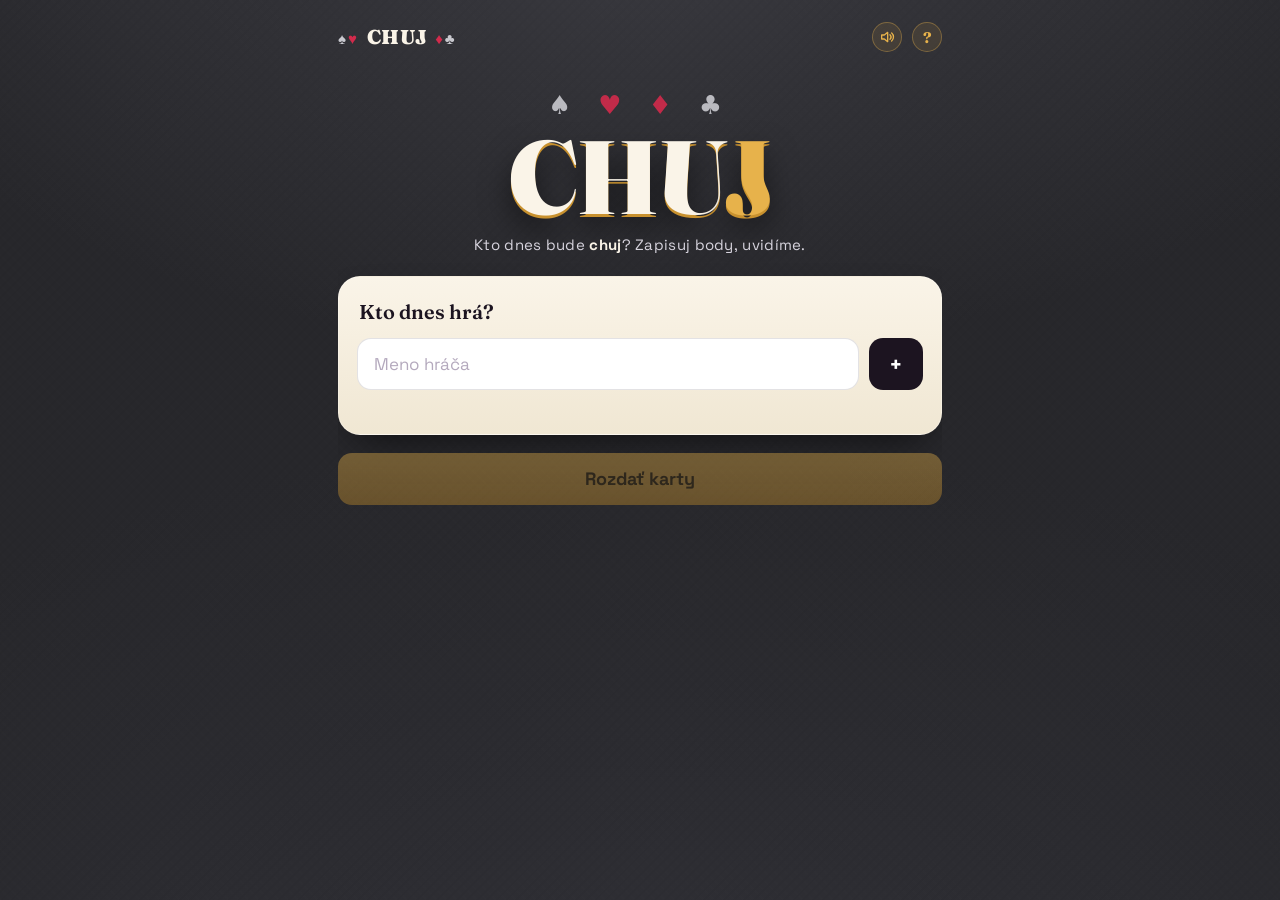
<file: index.html>
<!doctype html>
<html lang="sk">
  <head>
    <meta charset="utf-8" />
    <meta
      name="viewport"
      content="width=device-width, initial-scale=1, viewport-fit=cover"
    />
    <title>Chuj</title>
    <meta name="theme-color" content="#27272b" />
    <link rel="icon" href="assets/favicon.svg" type="image/svg+xml" />
    <link rel="icon" href="assets/favicon.ico" sizes="32x32" />
    <link rel="apple-touch-icon" href="assets/apple-touch-icon.png" />
    <link rel="preconnect" href="https://fonts.googleapis.com" />
    <link rel="preconnect" href="https://fonts.gstatic.com" crossorigin />
    <link
      href="https://fonts.googleapis.com/css2?family=Fraunces:opsz,wght@9..144,600;9..144,900&family=Space+Grotesk:wght@400;500;700&display=swap"
      rel="stylesheet"
    />
    <link rel="stylesheet" href="style.css" />
  </head>
  <body>
    <div class="wrap">
      <header class="brand">
        <div class="brand__logo">
          <span class="brand__suits"
            ><span class="s-ink">♠</span><span class="s-red">♥</span></span
          >
          <span class="brand__name">CHUJ</span>
          <span class="brand__suits"
            ><span class="s-red">♦</span><span class="s-ink">♣</span></span
          >
        </div>
        <div class="brand__tools">
          <button
            class="icon-btn"
            id="soundBtn"
            data-action="toggle-sound"
            type="button"
            aria-pressed="true"
            aria-label="Zapnúť/vypnúť hlas"
            title="Hlas zap./vyp."
          >
            <svg
              class="icon-on"
              viewBox="0 0 24 24"
              width="18"
              height="18"
              fill="none"
              stroke="currentColor"
              stroke-width="2"
              stroke-linecap="round"
              stroke-linejoin="round"
              aria-hidden="true"
            >
              <path d="M4 9v6h4l5 4V5L8 9H4z" />
              <path d="M16.5 8.5a5 5 0 0 1 0 7" />
              <path d="M19 6a8 8 0 0 1 0 12" />
            </svg>
            <svg
              class="icon-off"
              viewBox="0 0 24 24"
              width="18"
              height="18"
              fill="none"
              stroke="currentColor"
              stroke-width="2"
              stroke-linecap="round"
              stroke-linejoin="round"
              aria-hidden="true"
            >
              <path d="M4 9v6h4l5 4V5L8 9H4z" />
              <path d="M17 9l5 6M22 9l-5 6" />
            </svg>
          </button>
          <a
            class="icon-btn icon-btn--link"
            href="rules.html"
            aria-label="Pravidlá hry"
            title="Pravidlá hry"
            >?</a
          >
          <span class="brand__round" id="roundBadge" hidden>Kolo 1</span>
        </div>
      </header>

      <!-- ============ SETUP ============ -->
      <section class="view is-active" id="view-setup">
        <div class="hero">
          <div class="hero__suits">
            <span class="s-ink">♠</span> <span class="s-red">♥</span>
            <span class="s-red">♦</span> <span class="s-ink">♣</span>
          </div>
          <h1 class="hero__title">CHU<span>J</span></h1>
          <p class="hero__sub">
            Kto dnes bude <b>chuj</b>? Zapisuj body, uvidíme.
          </p>
        </div>

        <div class="panel">
          <h2 class="panel__title">Kto dnes hrá?</h2>
          <div class="addbar">
            <input
              class="field"
              id="nameInput"
              type="text"
              placeholder="Meno hráča"
              autocomplete="off"
              maxlength="16"
              aria-label="Meno hráča"
            />
            <button
              class="btn btn--add"
              data-action="add-player"
              aria-label="Pridať hráča"
            >
              +
            </button>
          </div>
          <ul class="players" id="playerList"></ul>
        </div>

        <div class="setup__start">
          <button
            class="btn btn--gold btn--block"
            id="startBtn"
            data-action="start"
            disabled
          >
            Rozdať karty
          </button>
        </div>
      </section>

      <!-- ============ GAME ============ -->
      <section class="view" id="view-game">
        <div class="dealer">
          <div class="card" id="dealerCard" aria-hidden="true">
            <span class="card__idx" id="dcIdxTL">?</span>
            <span class="card__pip" id="dcPip">♠</span>
            <span class="card__idx card__idx--br" id="dcIdxBR">?</span>
          </div>
          <div class="dealer__text">
            <span class="dealer__label">Mieša karty</span>
            <span class="dealer__name" id="dealerName">—</span>
            <span class="dealer__hint">a rozdáva toto kolo</span>
          </div>
        </div>

        <div class="board">
          <div class="board__scroll">
            <table id="scoreTable">
              <thead id="scoreHead"></thead>
              <tbody id="scoreBody"></tbody>
            </table>
          </div>
        </div>

        <div class="actions">
          <button class="btn btn--gold btn--block" data-action="open-round">
            + Nové kolo
          </button>
          <div class="actions__row">
            <button
              class="btn btn--ghost"
              style="
                color: var(--paper);
                border-color: rgba(250, 244, 232, 0.3);
              "
              id="undoBtn"
              data-action="undo"
            >
              ↩ Vrátiť kolo
            </button>
          </div>
          <button class="link" data-action="end-game">Ukončiť hru</button>
        </div>
      </section>
    </div>

    <!-- ============ ROUND SHEET ============ -->
    <div class="sheet-back" id="sheetBack">
      <div
        class="sheet"
        role="dialog"
        aria-modal="true"
        aria-labelledby="sheetTitle"
      >
        <div class="sheet__grip"></div>
        <h3 class="sheet__title" id="sheetTitle">Nové kolo</h3>
        <p class="sheet__deal" id="sheetDeal"></p>
        <div id="sheetRows"></div>
        <div class="sheet__sum" id="sheetSum">
          <span>Súčet tohto kola</span>
          <b id="sheetSumVal">0</b>
        </div>
        <div class="sheet__actions">
          <button class="btn btn--ghost" data-action="cancel-round">
            Zrušiť
          </button>
          <button class="btn btn--gold" data-action="save-round">
            Zapísať
          </button>
        </div>
      </div>
    </div>

    <!-- ============ END OVERLAY ============ -->
    <div class="over" id="overlay">
      <div class="over__suits">
        <span class="s-ink">♠</span> <span class="s-red">♥</span>
        <span class="s-red">♦</span> <span class="s-ink">♣</span>
      </div>
      <h2 class="over__verdict" id="verdict"></h2>
      <ul class="stand" id="standings"></ul>
      <div class="over__actions">
        <button
          class="btn btn--ghost"
          style="color: var(--paper); border-color: rgba(250, 244, 232, 0.35)"
          data-action="undo-from-over"
        >
          ↩ To bola chyba
        </button>
        <button class="btn btn--gold" data-action="rematch">Odveta</button>
        <button class="btn btn--red" data-action="new-players">
          Noví hráči
        </button>
      </div>
    </div>

    <div class="toasts" id="toasts" aria-live="polite"></div>

    <script src="script.js"></script>
  </body>
</html>
</file>
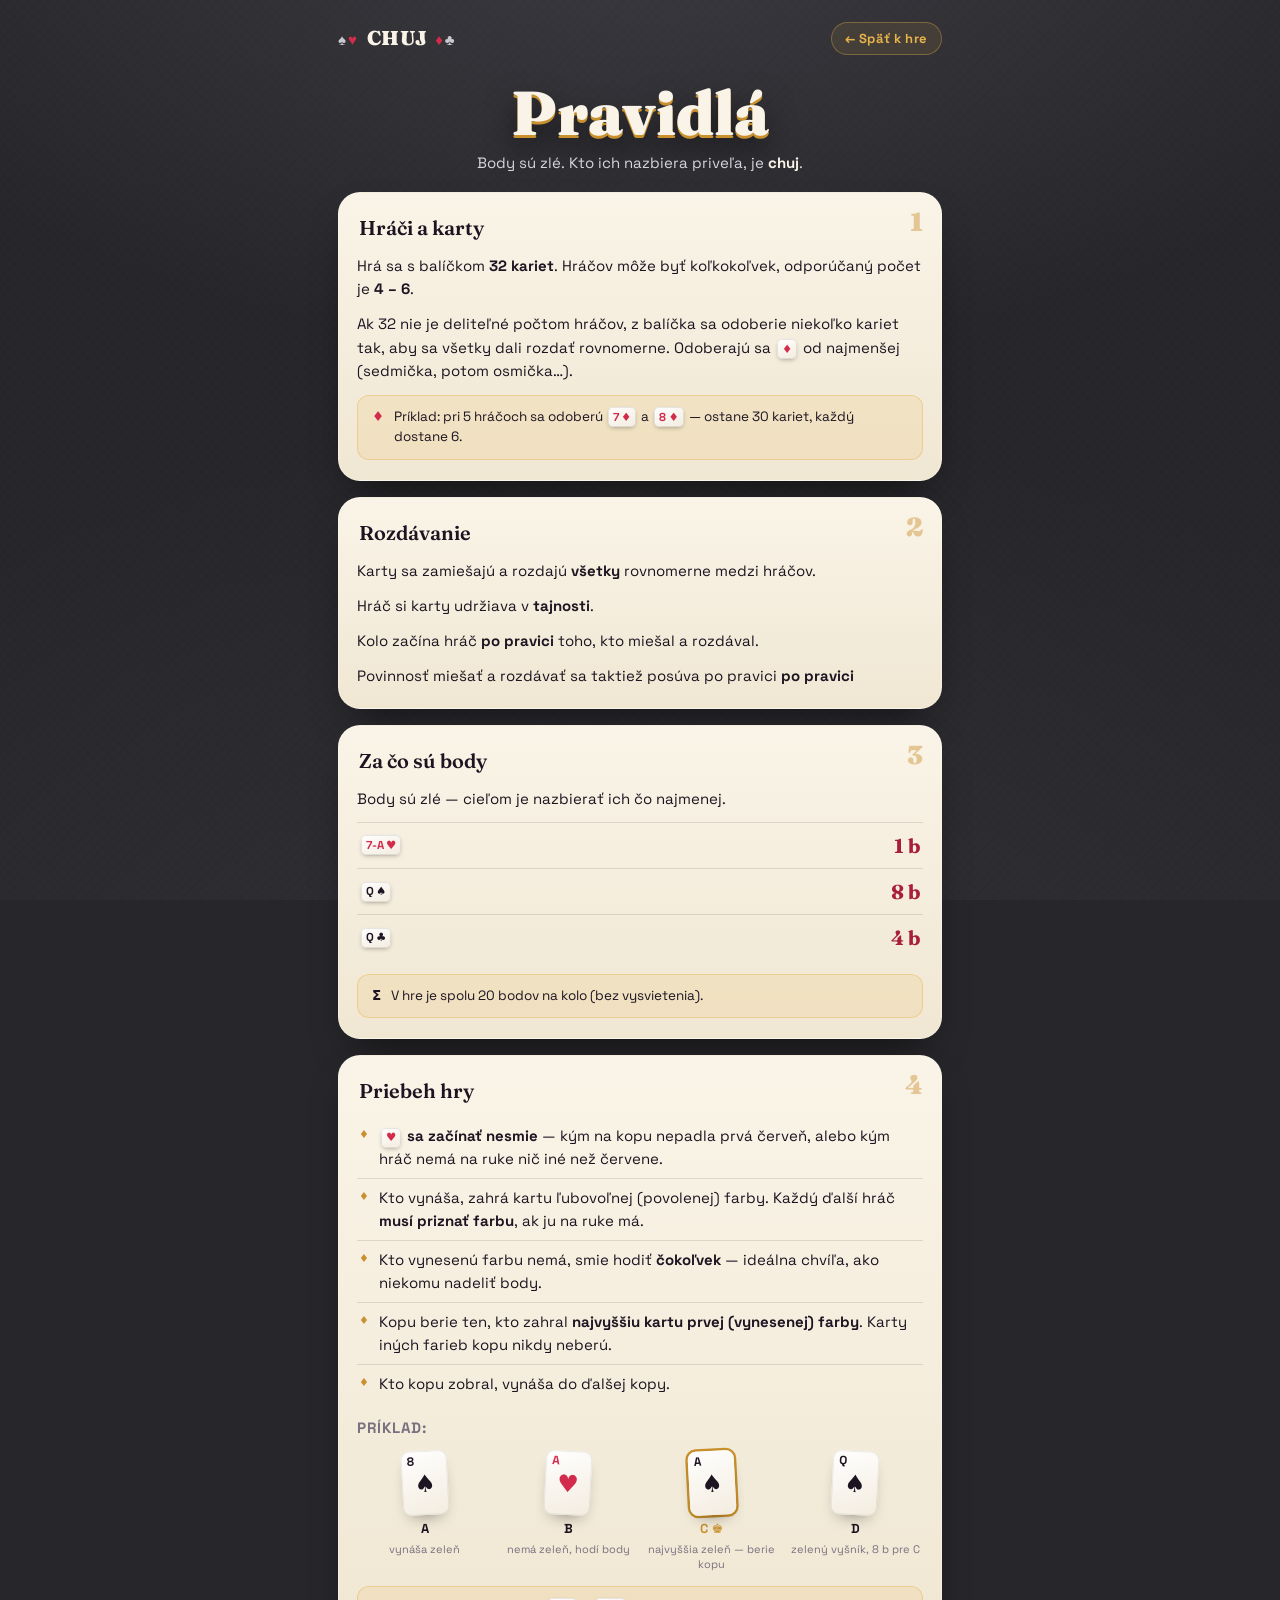
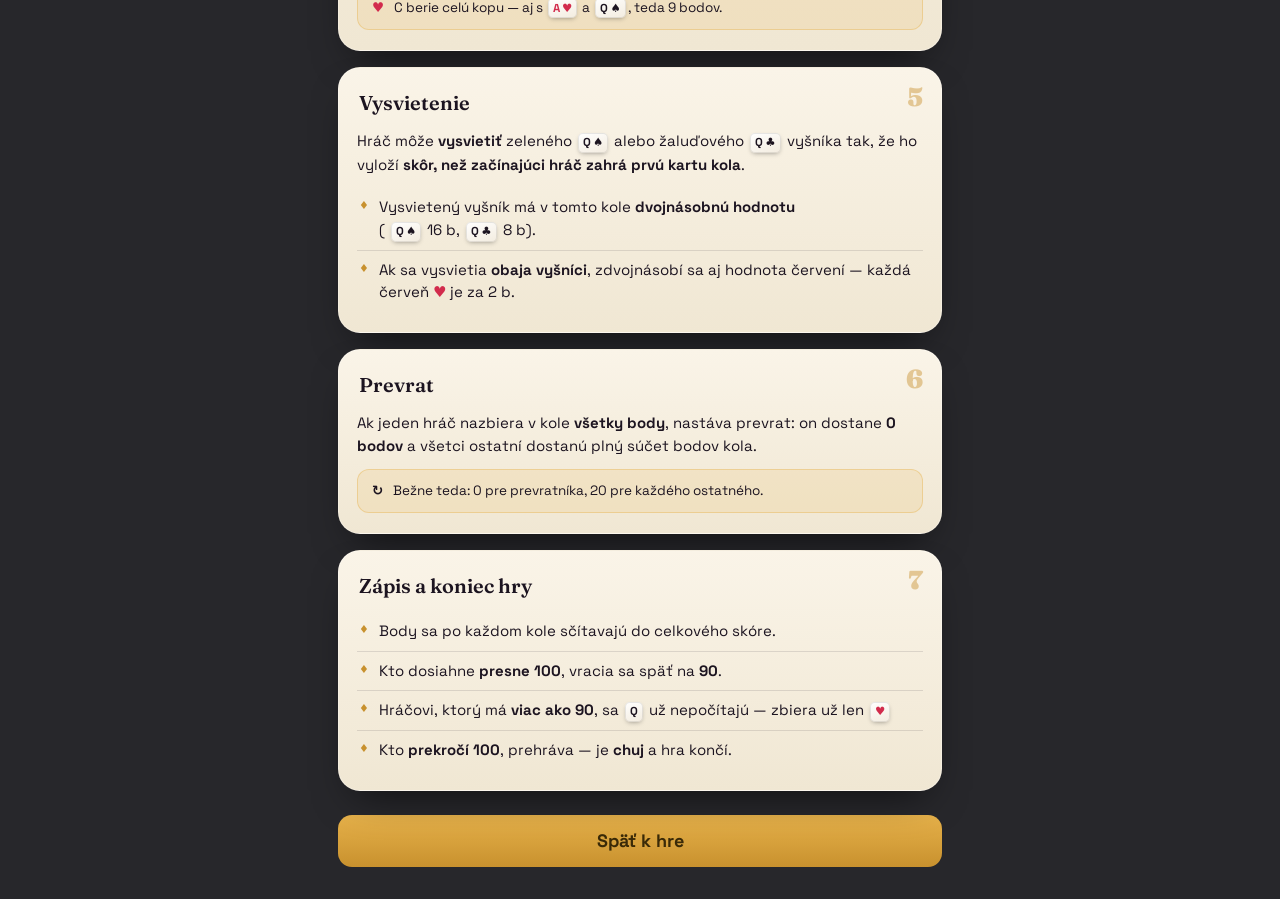
<file: rules.html>
<!doctype html>
<html lang="sk">
  <head>
    <meta charset="utf-8" />
    <meta
      name="viewport"
      content="width=device-width, initial-scale=1, viewport-fit=cover"
    />
    <title>Chuj — Pravidlá</title>
    <meta name="theme-color" content="#27272b" />
    <link rel="icon" href="assets/favicon.svg" type="image/svg+xml" />
    <link rel="icon" href="assets/favicon.ico" sizes="32x32" />
    <link rel="apple-touch-icon" href="assets/apple-touch-icon.png" />
    <link rel="preconnect" href="https://fonts.googleapis.com" />
    <link rel="preconnect" href="https://fonts.gstatic.com" crossorigin />
    <link
      href="https://fonts.googleapis.com/css2?family=Fraunces:opsz,wght@9..144,600;9..144,900&family=Space+Grotesk:wght@400;500;700&display=swap"
      rel="stylesheet"
    />
    <link rel="stylesheet" href="style.css" />
  </head>
  <body class="rules-page">
    <div class="wrap wrap--rules">
      <header class="brand">
        <div class="brand__logo">
          <span class="brand__suits"
            ><span class="s-ink">♠</span><span class="s-red">♥</span></span
          >
          <span class="brand__name">CHUJ</span>
          <span class="brand__suits"
            ><span class="s-red">♦</span><span class="s-ink">♣</span></span
          >
        </div>
        <a class="backlink" href="index.html">← Späť k hre</a>
      </header>

      <div class="rules-hero">
        <h1 class="rules-hero__title">Pravidlá</h1>
        <p class="rules-hero__sub">
          Body sú zlé. Kto ich nazbiera priveľa, je <b>chuj</b>.
        </p>
      </div>

      <!-- 1 · Hráči a karty -->
      <section class="panel rules-sec">
        <span class="rules-sec__no">1</span>
        <h2 class="panel__title">Hráči a karty</h2>
        <p>
          Hrá sa s balíčkom <b>32 kariet</b>. Hráčov môže byť koľkokoľvek,
          odporúčaný počet je <b>4 – 6</b>.
        </p>
        <p>
          Ak 32 nie je deliteľné počtom hráčov, z balíčka sa odoberie niekoľko
          kariet tak, aby sa všetky dali rozdať rovnomerne. Odoberajú sa
          <span class='card-chip'><span class="s-red">♦</span></span> od
            najmenšej</b
          >
          (sedmička, potom osmička…).
        </p>
        <div class="rules-note">
          <span class="rules-note__pip s-red">♦</span>
          <span class="rules-note__txt"
            >Príklad: pri 5 hráčoch sa odoberú
            <span class="card-chip"
              ><span class="s-red">7</span><span class="s-red">♦</span></span
            >
            a
            <span class="card-chip"
              ><span class="s-red">8</span><span class="s-red">♦</span></span
            >
            — ostane 30 kariet, každý dostane 6.</span
          >
        </div>
      </section>

      <!-- 2 · Rozdávanie -->
      <section class="panel rules-sec">
        <span class="rules-sec__no">2</span>
        <h2 class="panel__title">Rozdávanie</h2>
        <p>
          Karty sa zamiešajú a rozdajú <b>všetky</b> rovnomerne medzi hráčov.
        </p>
        <p>
        Hráč si karty udržiava v <b>tajnosti</b>.
        </p>
        <p>Kolo začína hráč <b>po pravici</b> toho, kto miešal a rozdával.</p>
        <p>Povinnosť miešať a rozdávať sa taktiež posúva po pravici <b>po pravici</b></p>
      </section>

      <!-- 3 · Body -->
      <section class="panel rules-sec">
        <span class="rules-sec__no">3</span>
        <h2 class="panel__title">Za čo sú body</h2>
        <p>Body sú zlé — cieľom je nazbierať ich čo najmenej.</p>
        <ul class="pts-list">
          <li>
            <span class="pts-list__what card-chip"
              ><span class="s-red">7-A</span><span class="s-red">♥</span></span
            >
            <b>1 b</b>
          </li>
          <li>
            <span class="pts-list__what"
              ><span class="card-chip"
                ><span class="s-ink">Q</span><span class="s-ink">♠</span></span
              ></span
            >
            <b>8 b</b>
          </li>
          <li>
            <span class="pts-list__what"
              ><span class="card-chip"
                ><span class="s-ink">Q</span><span class="s-ink">♣</span></span
              ></span
            >
            <b>4 b</b>
          </li>
        </ul>
        <div class="rules-note">
          <span class="rules-note__pip">Σ</span>
          <span class="rules-note__txt"
            >V hre je spolu 20 bodov na kolo (bez vysvietenia).</span
          >
        </div>
      </section>

      <!-- 4 · Priebeh hry -->
      <section class="panel rules-sec">
        <span class="rules-sec__no">4</span>
        <h2 class="panel__title">Priebeh hry</h2>
        <ul class="rules-list">
          <li>
            <b><span class='card-chip'><span class="s-red">♥</span></span> sa začínať nesmie</b> — kým
            na kopu nepadla prvá červeň, alebo kým hráč nemá na ruke nič iné než
            červene.
          </li>
          <li>
            Kto vynáša, zahrá kartu ľubovoľnej (povolenej) farby. Každý ďalší
            hráč <b>musí priznať farbu</b>, ak ju na ruke má.
          </li>
          <li>
            Kto vynesenú farbu nemá, smie hodiť <b>čokoľvek</b> — ideálna
            chvíľa, ako niekomu nadeliť body.
          </li>
          <li>
            Kopu berie ten, kto zahral
            <b>najvyššiu kartu prvej (vynesenej) farby</b>. Karty iných farieb
            kopu nikdy neberú.
          </li>
          <li>Kto kopu zobral, vynáša do ďalšej kopy.</li>
        </ul>

        <p class="trick__label">
          Príklad:
        </p>
        <div class="trick">
          <div class="trick__card">
            <span class="mini-card"
              ><span class="mini-card__idx s-ink">8</span>
              <span class="mini-card__pip s-ink">♠</span></span
            >
            <span class="trick__who">A</span>
            <span class="trick__why">vynáša zeleň</span>
          </div>
          <div class="trick__card">
            <span class="mini-card"
              ><span class="mini-card__idx s-red">A</span>
              <span class="mini-card__pip s-red">♥</span></span
            >
            <span class="trick__who">B</span>
            <span class="trick__why">nemá zeleň, hodí body</span>
          </div>
          <div class="trick__card trick__card--takes">
            <span class="mini-card"
              ><span class="mini-card__idx s-ink">A</span>
              <span class="mini-card__pip s-ink">♠</span></span
            >
            <span class="trick__who">C ♚</span>
            <span class="trick__why">najvyššia zeleň — berie kopu</span>
          </div>
          <div class="trick__card">
            <span class="mini-card"
              ><span class="mini-card__idx s-ink">Q</span>
              <span class="mini-card__pip s-ink">♠</span></span
            >
            <span class="trick__who">D</span>
            <span class="trick__why">zelený vyšník, 8 b pre C</span>
          </div>
        </div>
        <div class="rules-note">
          <span class="rules-note__pip s-red">♥</span>
          <span class="rules-note__txt"
            >C berie celú kopu — aj s
            <span class="card-chip"
              ><span class="s-red">A</span><span class="s-red">♥</span></span
            >
            a
            <span class="card-chip"
              ><span class="s-ink">Q</span><span class="s-ink">♠</span></span
            >, teda 9 bodov.</span
          >
        </div>
      </section>

      <!-- 5 · Vysvietenie -->
      <section class="panel rules-sec">
        <span class="rules-sec__no">5</span>
        <h2 class="panel__title">Vysvietenie</h2>
        <p>
          Hráč môže <b>vysvietiť</b> zeleného
          <span class="card-chip"
            ><span class="s-ink">Q</span><span class="s-ink">♠</span></span
          >
          alebo žaluďového
          <span class="card-chip"
            ><span class="s-ink">Q</span><span class="s-ink">♣</span></span
          >
          vyšníka tak, že ho vyloží
          <b>skôr, než začínajúci hráč zahrá prvú kartu kola</b>.
        </p>
        <ul class="rules-list">
          <li>
            Vysvietený vyšník má v tomto kole <b>dvojnásobnú hodnotu</b><br>
            (
            <span class="card-chip">
              <span class="s-ink">Q</span>
              <span class="s-ink">♠</span>
            </span>
            16 b,
            <span class="card-chip">
              <span class="s-ink">Q</span>
              <span class="s-ink">♣</span>
            </span>
            8 b).
          </li>
          <li>
            Ak sa vysvietia <b>obaja vyšníci</b>, zdvojnásobí sa aj hodnota
            červení — každá červeň <span class="s-red">♥</span> je za 2 b.
          </li>
        </ul>
      </section>

      <!-- 6 · Prevrat -->
      <section class="panel rules-sec">
        <span class="rules-sec__no">6</span>
        <h2 class="panel__title">Prevrat</h2>
        <p>
          Ak jeden hráč nazbiera v kole <b>všetky body</b>, nastáva prevrat: on
          dostane <b>0 bodov</b> a všetci ostatní dostanú plný súčet bodov kola.
        </p>
        <div class="rules-note">
          <span class="rules-note__pip">↻</span>
          <span class="rules-note__txt"
            >Bežne teda: 0 pre prevratníka, 20 pre každého ostatného.</span
          >
        </div>
      </section>

      <!-- 7 · Zápis a koniec -->
      <section class="panel rules-sec">
        <span class="rules-sec__no">7</span>
        <h2 class="panel__title">Zápis a koniec hry</h2>
        <ul class="rules-list">
          <li>Body sa po každom kole sčítavajú do celkového skóre.</li>
          <li>Kto dosiahne <b>presne 100</b>, vracia sa späť na <b>90</b>.</li>
          <li>
            Hráčovi, ktorý má <b>viac ako 90</b>, sa 
              <span class="card-chip">
                <span class="s-ink">Q</span>
              </span>
            už nepočítajú —
            zbiera už len 
              <span class="card-chip">
                <span class="s-red">♥</span>
              </span>
          </li>
          <li>
            Kto <b>prekročí 100</b>, prehráva — je <b>chuj</b> a hra končí.
          </li>
        </ul>
      </section>

      <div class="rules-back">
        <a class="btn btn--gold btn--block" href="index.html">Späť k hre</a>
      </div>
    </div>
  </body>
</html>
</file>
<file: style.css>
:root {
  --felt: #27272b;
  --felt-top: #3a3a40;
  --felt-edge: #1b1b1e;
  --paper: #faf4e8;
  --paper-2: #f0e7d3;
  --ink: #1c1420;
  --ink-soft: #7a7180;
  --red: #d22b4c;
  --red-deep: #a81e3c;
  --gold: #e7b24b;
  --gold-deep: #c8912e;
  --line: rgba(28, 20, 32, 0.12);
  --font-display: "Fraunces", "Georgia", serif;
  --font-ui:
    "Space Grotesk", ui-sans-serif, system-ui, -apple-system, "Segoe UI",
    Roboto, sans-serif;
  --r: 16px;
  --shadow: 0 18px 40px -18px rgba(0, 0, 0, 0.7);
}
* {
  box-sizing: border-box;
}
html,
body {
  margin: 0;
  height: 100%;
}
body {
  font-family: var(--font-ui);
  color: var(--paper);
  background:
    radial-gradient(120% 90% at 50% -10%, var(--felt-top), transparent 55%),
    radial-gradient(140% 120% at 50% 120%, #303036, transparent 60%),
    var(--felt);
  background-attachment: fixed;
  min-height: 100dvh;
  -webkit-tap-highlight-color: transparent;
  overflow-x: hidden;
}
/* faint felt weave */
body::before {
  content: "";
  position: fixed;
  inset: 0;
  pointer-events: none;
  z-index: 0;
  opacity: 0.5;
  background-image:
    repeating-linear-gradient(
      45deg,
      rgba(255, 255, 255, 0.014) 0 2px,
      transparent 2px 7px
    ),
    repeating-linear-gradient(
      -45deg,
      rgba(0, 0, 0, 0.05) 0 2px,
      transparent 2px 7px
    );
  mix-blend-mode: overlay;
}
.wrap {
  position: relative;
  z-index: 1;
  max-width: 640px;
  margin: 0 auto;
  padding: 22px 18px calc(28px + env(safe-area-inset-bottom));
  height: 100dvh;
  display: flex;
  flex-direction: column;
}

/* ---------- brand ---------- */
.brand {
  display: flex;
  align-items: center;
  justify-content: space-between;
  gap: 12px;
  margin-bottom: 8px;
}
.brand__logo {
  display: flex;
  align-items: baseline;
  gap: 8px;
  font-family: var(--font-display);
  font-weight: 900;
  letter-spacing: 0.02em;
}
.brand__name {
  font-size: 20px;
  line-height: 1;
}
.brand__suits {
  font-size: 15px;
  letter-spacing: 2px;
}
.s-red {
  color: var(--red);
}
.s-ink {
  color: #c9c9cf;
}
.brand__round {
  font-family: var(--font-ui);
  font-weight: 700;
  font-size: 12px;
  letter-spacing: 0.16em;
  text-transform: uppercase;
  color: var(--gold);
  background: rgba(231, 178, 75, 0.1);
  border: 1px solid rgba(231, 178, 75, 0.35);
  padding: 6px 11px;
  border-radius: 999px;
  white-space: nowrap;
}
.brand__tools {
  display: flex;
  align-items: center;
  gap: 10px;
}
.icon-btn {
  display: inline-flex;
  align-items: center;
  justify-content: center;
  width: 30px;
  height: 30px;
  padding: 0;
  border-radius: 999px;
  background: rgba(231, 178, 75, 0.1);
  border: 1px solid rgba(231, 178, 75, 0.35);
  color: var(--gold);
  cursor: pointer;
  transition:
    color 0.15s ease,
    background 0.15s ease,
    border-color 0.15s ease;
}
.icon-btn svg {
  width: 16px;
  height: 16px;
}
.icon-btn:hover {
  background: rgba(231, 178, 75, 0.18);
}
.icon-btn:focus-visible {
  outline: 3px solid var(--gold);
  outline-offset: 2px;
}
.icon-btn.is-muted {
  color: #86828c;
  background: rgba(255, 255, 255, 0.05);
  border-color: rgba(255, 255, 255, 0.14);
}
.icon-btn--link {
  text-decoration: none;
  font-weight: 700;
  font-size: 15px;
  font-family: var(--font-display);
}
.icon-btn .icon-off {
  display: none;
}
.icon-btn.is-muted .icon-on {
  display: none;
}
.icon-btn.is-muted .icon-off {
  display: inline;
}

.view {
  display: none;
  flex: 1;
  flex-direction: column;
  min-height: 0;
  animation: fade 0.35s ease both;
}
.view.is-active {
  display: flex;
}
#view-setup {
  overflow-y: auto;
}
@keyframes fade {
  from {
    opacity: 0;
    transform: translateY(8px);
  }
  to {
    opacity: 1;
    transform: none;
  }
}

/* ---------- setup / hero ---------- */
.hero {
  text-align: center;
  padding: 28px 0 22px;
}
.hero__suits {
  font-size: 26px;
  letter-spacing: 10px;
  margin-bottom: 10px;
  opacity: 0.9;
}
.hero__title {
  font-family: var(--font-display);
  font-weight: 900;
  font-size: clamp(58px, 20vw, 104px);
  line-height: 0.86;
  letter-spacing: -0.02em;
  margin: 0;
  text-shadow:
    0 3px 0 var(--gold-deep),
    0 14px 30px rgba(0, 0, 0, 0.5);
}
.hero__title span {
  color: var(--gold);
}
.hero__sub {
  margin: 14px 0 0;
  color: #d7d4de;
  font-size: 15px;
  letter-spacing: 0.02em;
}
.hero__sub b {
  color: var(--paper);
}

.panel {
  background: linear-gradient(180deg, var(--paper), var(--paper-2));
  color: var(--ink);
  border-radius: 22px;
  padding: 20px 18px;
  box-shadow: var(--shadow);
  border: 1px solid rgba(255, 255, 255, 0.25);
}
.panel__title {
  font-family: var(--font-display);
  font-weight: 600;
  font-size: 20px;
  margin: 2px 2px 14px;
  color: var(--ink);
}

.addbar {
  display: flex;
  gap: 10px;
}
.field {
  flex: 1;
  font: inherit;
  font-size: 17px;
  padding: 14px 16px;
  border-radius: 14px;
  border: 1.5px solid var(--line);
  background: #fff;
  color: var(--ink);
  min-width: 0;
}
.field:focus {
  outline: none;
  border-color: var(--gold-deep);
  box-shadow: 0 0 0 4px rgba(231, 178, 75, 0.25);
}
.field::placeholder {
  color: #b4a9bd;
}
.btn {
  font: inherit;
  font-weight: 700;
  border: none;
  border-radius: 14px;
  padding: 14px 18px;
  cursor: pointer;
  color: #fff;
  background: var(--ink);
  transition:
    transform 0.08s ease,
    filter 0.15s ease;
  line-height: 1;
}
.btn:active {
  transform: translateY(1px) scale(0.99);
}
.btn:focus-visible {
  outline: 3px solid var(--gold);
  outline-offset: 2px;
}
.btn--add {
  background: var(--ink);
  padding: 14px 20px;
  font-size: 22px;
}
.btn--ghost {
  background: transparent;
  color: var(--ink);
  border: 1.5px solid var(--line);
}
.btn--gold {
  background: linear-gradient(180deg, var(--gold), var(--gold-deep));
  color: #3a2a08;
}
.btn--red {
  background: linear-gradient(180deg, var(--red), var(--red-deep));
}
.btn:disabled {
  opacity: 0.4;
  cursor: not-allowed;
}
.btn--block {
  width: 100%;
  padding: 17px;
  font-size: 18px;
}

.players {
  list-style: none;
  margin: 16px 0 0;
  padding: 0;
  display: flex;
  flex-wrap: wrap;
  gap: 10px;
  min-height: 8px;
}
.pcard {
  position: relative;
  display: flex;
  flex-direction: column;
  align-items: center;
  gap: 2px;
  background: #fff;
  border-radius: 11px;
  padding: 9px 8px 7px;
  min-width: 64px;
  box-shadow: 0 4px 10px -4px rgba(0, 0, 0, 0.35);
  border: 1px solid var(--line);
  animation: deal 0.3s cubic-bezier(0.2, 0.9, 0.3, 1.2) both;
}
.pcard:nth-child(odd) {
  transform: rotate(-2.5deg);
}
.pcard:nth-child(even) {
  transform: rotate(2.5deg);
}
@keyframes deal {
  from {
    opacity: 0;
    transform: translateY(-14px) rotate(0);
  }
}
.pcard__suit {
  font-size: 20px;
  line-height: 1;
}
.pcard__name {
  font-size: 13px;
  font-weight: 700;
  color: var(--ink);
  max-width: 80px;
  overflow: hidden;
  text-overflow: ellipsis;
  white-space: nowrap;
}
.pcard__x {
  position: absolute;
  top: -8px;
  right: -8px;
  width: 22px;
  height: 22px;
  border-radius: 50%;
  border: none;
  background: var(--ink);
  color: #fff;
  font-size: 13px;
  line-height: 22px;
  cursor: pointer;
  padding: 0;
}
.empty {
  color: var(--ink-soft);
  font-size: 14px;
  margin: 16px 4px 0;
  font-style: italic;
}
.hint {
  color: var(--ink-soft);
  font-size: 13px;
  text-align: center;
  margin: 12px 0 0;
}
.setup__start {
  margin-top: 18px;
}

/* ---------- game ---------- */
.dealer {
  display: flex;
  align-items: center;
  gap: 16px;
  justify-content: center;
  padding: 18px 0 20px;
  flex: none;
}
.dealer__label {
  font-size: 11px;
  font-weight: 700;
  letter-spacing: 0.22em;
  text-transform: uppercase;
  color: var(--gold);
}
.dealer__text {
  display: flex;
  flex-direction: column;
  gap: 4px;
  align-items: flex-start;
}
.dealer__name {
  font-family: var(--font-display);
  font-weight: 900;
  font-size: 30px;
  line-height: 1;
}
.dealer__hint {
  font-size: 12px;
  color: #c7c4cd;
}
.card {
  width: 70px;
  height: 98px;
  background: linear-gradient(160deg, #fff, #f3ecdf);
  border-radius: 11px;
  position: relative;
  box-shadow:
    0 14px 28px -12px rgba(0, 0, 0, 0.7),
    inset 0 0 0 1px rgba(0, 0, 0, 0.06);
  flex: none;
  color: var(--ink);
}
.card--deal {
  animation: cardin 0.5s cubic-bezier(0.2, 0.85, 0.25, 1.05) both;
}
@keyframes cardin {
  from {
    opacity: 0;
    transform: translateX(-40px) rotate(-14deg);
  }
  to {
    opacity: 1;
    transform: rotate(-5deg);
  }
}
.card {
  transform: rotate(-5deg);
}
.card__idx {
  position: absolute;
  top: 6px;
  left: 8px;
  font-weight: 700;
  font-size: 15px;
  line-height: 0.9;
  text-align: center;
  font-family: var(--font-ui);
}
.card__idx--br {
  top: auto;
  left: auto;
  bottom: 6px;
  right: 8px;
  transform: rotate(180deg);
}
.card__pip {
  position: absolute;
  inset: 0;
  display: flex;
  align-items: center;
  justify-content: center;
  font-size: 40px;
}

.board {
  background: linear-gradient(180deg, var(--paper), var(--paper-2));
  color: var(--ink);
  border-radius: 20px;
  box-shadow: var(--shadow);
  border: 1px solid rgba(255, 255, 255, 0.25);
  overflow: hidden;
  flex: 0 1 auto;
  min-height: 0;
  display: flex;
  flex-direction: column;
}
.board__scroll {
  overflow: auto;
  -webkit-overflow-scrolling: touch;
  flex: 1;
  min-height: 0;
}
table {
  border-collapse: collapse;
  width: 100%;
  min-width: 100%;
}
thead {
  position: sticky;
  top: 0;
  z-index: 4;
  background: var(--paper);
}
.th-name {
  padding: 14px 8px 8px;
  text-align: center;
  border-bottom: 1px solid var(--line);
  vertical-align: bottom;
}
.th-name.is-dealer {
  background: linear-gradient(
    180deg,
    rgba(231, 178, 75, 0.28),
    rgba(231, 178, 75, 0.05)
  );
}
.th-name__suit {
  font-size: 17px;
  line-height: 1;
}
.th-name__label {
  display: block;
  font-size: 12px;
  font-weight: 700;
  color: var(--ink);
  max-width: 92px;
  margin: 2px auto 0;
  overflow: hidden;
  text-overflow: ellipsis;
  white-space: nowrap;
}
.th-name__deal {
  display: block;
  font-size: 9px;
  font-weight: 700;
  letter-spacing: 0.12em;
  color: var(--gold-deep);
  text-transform: uppercase;
  height: 11px;
}
.tot {
  padding: 2px 8px 12px;
  text-align: center;
  border-bottom: 2px solid var(--ink);
}
.tot__n {
  font-family: var(--font-display);
  font-weight: 900;
  font-size: 34px;
  line-height: 1;
  font-variant-numeric: tabular-nums;
  color: var(--ink);
}
.tot__n.warm {
  color: var(--gold-deep);
}
.tot__n.hot {
  color: var(--red);
  animation: pulse 1.4s ease-in-out infinite;
}
@keyframes pulse {
  50% {
    opacity: 0.55;
  }
}
.th-corner {
  position: sticky;
  left: 0;
  background: var(--paper-2);
  z-index: 3;
  width: 38px;
  border-bottom: 1px solid var(--line);
}
.th-corner.tot {
  border-bottom: 2px solid var(--ink);
}
tbody td {
  padding: 11px 8px;
  text-align: center;
  font-variant-numeric: tabular-nums;
  font-size: 15px;
  border-bottom: 1px solid var(--line);
  color: var(--ink);
}
tbody tr:last-child td {
  border-bottom: none;
}
tbody tr:nth-child(even) td {
  background: rgba(28, 20, 32, 0.028);
}
.rnd-no {
  position: sticky;
  left: 0;
  background: var(--paper-2);
  z-index: 2;
  font-weight: 700;
  font-size: 11px;
  color: var(--ink-soft);
  width: 38px;
}
tbody tr:nth-child(even) .rnd-no {
  background: #e9dfc9;
}
.delta {
  color: var(--ink);
}
.delta.zero {
  color: #bcb1c6;
}
.delta.drop {
  color: var(--gold-deep);
  font-weight: 700;
}
.delta.bust {
  color: var(--red);
  font-weight: 700;
}
.board__empty {
  padding: 34px 20px;
  text-align: center;
  color: var(--ink-soft);
}
.board__empty span {
  font-size: 30px;
  display: block;
  margin-bottom: 8px;
  letter-spacing: 6px;
}

.actions {
  margin-top: auto;
  padding-top: 20px;
  display: flex;
  flex-direction: column;
  gap: 12px;
  flex: none;
}
.actions__row {
  display: flex;
  gap: 12px;
}
.actions__row .btn {
  flex: 1;
}
.link {
  background: none;
  border: none;
  color: #c7c4cd;
  font: inherit;
  font-size: 13px;
  text-decoration: underline;
  cursor: pointer;
  padding: 8px;
  align-self: center;
}

/* ---------- bottom sheet ---------- */
.sheet-back {
  position: fixed;
  inset: 0;
  background: rgba(11, 11, 14, 0.62);
  backdrop-filter: blur(3px);
  display: none;
  align-items: flex-end;
  justify-content: center;
  z-index: 40;
  padding: 0;
}
.sheet-back.is-open {
  display: flex;
}
.sheet {
  background: linear-gradient(180deg, var(--paper), var(--paper-2));
  color: var(--ink);
  width: 100%;
  max-width: 640px;
  border-radius: 24px 24px 0 0;
  padding: 8px 18px calc(20px + env(safe-area-inset-bottom));
  box-shadow: 0 -18px 50px rgba(0, 0, 0, 0.5);
  animation: sheetup 0.28s cubic-bezier(0.2, 0.85, 0.3, 1) both;
  max-height: 90dvh;
  overflow-y: auto;
}
@keyframes sheetup {
  from {
    transform: translateY(100%);
  }
}
.sheet__grip {
  width: 44px;
  height: 5px;
  border-radius: 3px;
  background: rgba(28, 20, 32, 0.2);
  margin: 8px auto 12px;
}
.sheet__title {
  font-family: var(--font-display);
  font-weight: 600;
  font-size: 22px;
  margin: 0 2px 2px;
}
.sheet__deal {
  font-size: 13px;
  color: var(--ink-soft);
  margin: 0 2px 14px;
}
.sheet__deal b {
  color: var(--ink);
}
.prow {
  display: flex;
  align-items: center;
  gap: 12px;
  padding: 10px 0;
  border-top: 1px solid var(--line);
}
.prow__id {
  display: flex;
  align-items: center;
  gap: 8px;
  flex: 1;
  min-width: 0;
}
.prow__suit {
  font-size: 20px;
}
.prow__name {
  font-weight: 700;
  overflow: hidden;
  text-overflow: ellipsis;
  white-space: nowrap;
}
.prow__now {
  font-size: 12px;
  color: var(--ink-soft);
  font-weight: 400;
}
.stepper {
  display: flex;
  align-items: center;
  gap: 6px;
  flex: none;
}
.step {
  width: 42px;
  height: 46px;
  border-radius: 12px;
  border: 1.5px solid var(--line);
  background: #fff;
  color: var(--ink);
  font-size: 22px;
  font-weight: 700;
  cursor: pointer;
  line-height: 1;
}
.step:active {
  background: var(--paper-2);
}
.pts {
  width: 70px;
  height: 46px;
  text-align: center;
  font: inherit;
  font-size: 20px;
  font-weight: 700;
  border: 1.5px solid var(--line);
  border-radius: 12px;
  background: #fff;
  color: var(--ink);
  font-variant-numeric: tabular-nums;
}
.pts:focus {
  outline: none;
  border-color: var(--gold-deep);
  box-shadow: 0 0 0 3px rgba(231, 178, 75, 0.25);
}
.sheet__sum {
  display: flex;
  align-items: baseline;
  justify-content: space-between;
  gap: 12px;
  margin-top: 16px;
  padding: 11px 15px;
  border-radius: 12px;
  background: rgba(28, 20, 32, 0.05);
  border: 1px solid var(--line);
  font-size: 13px;
  font-weight: 700;
  letter-spacing: 0.02em;
  text-transform: uppercase;
  color: var(--ink-soft);
}
.sheet__sum b {
  font-family: var(--font-display);
  font-size: 24px;
  line-height: 1;
  color: var(--ink);
  font-variant-numeric: tabular-nums;
  text-transform: none;
}
.sheet__sum.is-clean {
  background: rgba(231, 178, 75, 0.14);
  border-color: rgba(231, 178, 75, 0.4);
}
.sheet__sum.is-clean b {
  color: var(--gold-deep);
}
.sheet__actions {
  display: flex;
  gap: 12px;
  margin-top: 18px;
}
.sheet__actions .btn {
  flex: 1;
  padding: 16px;
}

/* ---------- end overlay ---------- */
.over {
  position: fixed;
  inset: 0;
  z-index: 60;
  display: none;
  flex-direction: column;
  align-items: center;
  justify-content: center;
  padding: 28px;
  text-align: center;
  background: radial-gradient(120% 90% at 50% 0%, #3a1526, #17171a 70%);
}
.over.is-open {
  display: flex;
  animation: fade 0.4s ease both;
}
.over__suits {
  font-size: 32px;
  letter-spacing: 12px;
  margin-bottom: 14px;
}
.over__verdict {
  font-family: var(--font-display);
  font-weight: 900;
  font-size: clamp(40px, 13vw, 74px);
  line-height: 0.9;
  color: var(--paper);
  text-transform: uppercase;
  margin: 0;
  text-shadow: 0 4px 0 var(--red-deep);
}
.over__verdict em {
  color: var(--red);
  font-style: normal;
  display: block;
}
.over.shake .over__verdict {
  animation: shake 0.5s ease;
}
@keyframes shake {
  10%,
  90% {
    transform: translateX(-2px);
  }
  20%,
  80% {
    transform: translateX(4px);
  }
  30%,
  50%,
  70% {
    transform: translateX(-8px);
  }
  40%,
  60% {
    transform: translateX(8px);
  }
}
.stand {
  list-style: none;
  padding: 0;
  margin: 26px 0 0;
  width: 100%;
  max-width: 340px;
  display: flex;
  flex-direction: column;
  gap: 8px;
}
.stand li {
  display: flex;
  align-items: center;
  gap: 12px;
  background: rgba(250, 244, 232, 0.06);
  border: 1px solid rgba(250, 244, 232, 0.12);
  border-radius: 12px;
  padding: 11px 14px;
  font-size: 16px;
}
.stand__rank {
  width: 20px;
  color: var(--gold);
  font-weight: 700;
  font-family: var(--font-display);
}
.stand__suit {
  font-size: 18px;
}
.stand__name {
  flex: 1;
  text-align: left;
  font-weight: 700;
}
.stand__pts {
  font-variant-numeric: tabular-nums;
  font-weight: 700;
}
.stand li.win {
  border-color: rgba(231, 178, 75, 0.55);
  background: rgba(231, 178, 75, 0.12);
}
.stand li.lose {
  border-color: rgba(210, 43, 76, 0.55);
  background: rgba(210, 43, 76, 0.14);
}
.stand li.win .stand__rank::after {
  content: " ♚";
}
.over__actions {
  display: flex;
  gap: 12px;
  margin-top: 26px;
  flex-wrap: wrap;
  justify-content: center;
  width: 100%;
  max-width: 340px;
}
.over__actions .btn {
  flex: 1;
  min-width: 130px;
}

/* ---------- toast ---------- */
.toasts {
  position: fixed;
  left: 0;
  right: 0;
  bottom: calc(18px + env(safe-area-inset-bottom));
  z-index: 70;
  display: flex;
  flex-direction: column;
  align-items: center;
  gap: 8px;
  pointer-events: none;
  padding: 0 16px;
}
.toast {
  background: var(--ink);
  color: var(--paper);
  border: 1px solid var(--gold-deep);
  padding: 11px 16px;
  border-radius: 999px;
  font-size: 14px;
  font-weight: 500;
  box-shadow: 0 10px 24px rgba(0, 0, 0, 0.5);
  animation: toastin 0.3s ease both;
}
.toast b {
  color: var(--gold);
}
@keyframes toastin {
  from {
    opacity: 0;
    transform: translateY(14px);
  }
}

/* ---------- rules page ---------- */
.wrap--rules {
  height: auto;
  min-height: 100dvh;
}
.backlink {
  font-size: 13px;
  font-weight: 700;
  letter-spacing: 0.04em;
  color: var(--gold);
  text-decoration: none;
  background: rgba(231, 178, 75, 0.1);
  border: 1px solid rgba(231, 178, 75, 0.35);
  padding: 7px 13px;
  border-radius: 999px;
  white-space: nowrap;
}
.backlink:hover {
  background: rgba(231, 178, 75, 0.18);
}
.backlink:focus-visible {
  outline: 3px solid var(--gold);
  outline-offset: 2px;
}
.rules-hero {
  text-align: center;
  padding: 22px 0 20px;
}
.rules-hero__title {
  font-family: var(--font-display);
  font-weight: 900;
  font-size: clamp(40px, 12vw, 62px);
  line-height: 0.9;
  margin: 0;
  text-shadow:
    0 3px 0 var(--gold-deep),
    0 14px 30px rgba(0, 0, 0, 0.5);
}
.rules-hero__sub {
  margin: 12px 0 0;
  color: #d7d4de;
  font-size: 15px;
}
.rules-hero__sub b {
  color: var(--paper);
}
.rules-sec {
  position: relative;
  margin-bottom: 16px;
  animation: fade 0.35s ease both;
}
.rules-sec .panel__title {
  padding-right: 44px;
}
.rules-sec__no {
  position: absolute;
  top: 16px;
  right: 18px;
  font-family: var(--font-display);
  font-weight: 900;
  font-size: 26px;
  line-height: 1;
  color: rgba(200, 145, 46, 0.45);
}
.rules-sec p {
  margin: 0 0 12px;
  font-size: 15px;
  line-height: 1.55;
}
.rules-sec p:last-child {
  margin-bottom: 0;
}
.rules-list {
  list-style: none;
  margin: 0 0 12px;
  padding: 0;
}
.rules-list:last-child {
  margin-bottom: 0;
}
.rules-list li {
  position: relative;
  padding: 8px 0 8px 22px;
  font-size: 15px;
  line-height: 1.5;
  border-top: 1px solid var(--line);
}
.rules-list li:first-child {
  border-top: none;
}
.rules-list li::before {
  content: "♦";
  position: absolute;
  left: 2px;
  top: 9px;
  font-size: 11px;
  color: var(--gold-deep);
}
.pts-list {
  list-style: none;
  margin: 0 0 14px;
  padding: 0;
}
.pts-list li {
  display: flex;
  align-items: center;
  justify-content: space-between;
  gap: 12px;
  padding: 10px 2px;
  border-top: 1px solid var(--line);
  font-size: 15px;
}
.pts-list li b {
  font-family: var(--font-display);
  font-size: 20px;
  color: var(--red-deep);
  font-variant-numeric: tabular-nums;
}
.pts-list__what .s-ink {
  color: var(--ink);
}
.rules-note {
  display: flex;
  align-items: baseline;
  gap: 10px;
  background: rgba(231, 178, 75, 0.14);
  border: 1px solid rgba(231, 178, 75, 0.4);
  border-radius: 12px;
  padding: 11px 14px;
  font-size: 13.5px;
  line-height: 1.5;
  color: var(--ink);
}
.rules-note__pip {
  font-weight: 700;
  flex: none;
}
.rules-note__txt {
  flex: 1;
  min-width: 0;
}
/* inline card chip — visual for a specific named card */
.card-chip {
  display: inline-flex;
  align-items: center;
  justify-content: center;
  gap: 2px;
  height: 20px;
  padding: 0 5px;
  background: linear-gradient(160deg, #fff, #f3ecdf);
  border-radius: 5px;
  box-shadow:
    inset 0 0 0 1px rgba(0, 0, 0, 0.09),
    0 2px 5px -2px rgba(0, 0, 0, 0.4);
  font-weight: 700;
  font-size: 11.5px;
  line-height: 1;
  margin: 0px 2px;
  white-space: nowrap;
}
.card-chip .s-ink {
  color: var(--ink);
}
/* example trick */
.trick__label {
  font-size: 13px;
  font-weight: 700;
  letter-spacing: 0.06em;
  text-transform: uppercase;
  color: var(--ink-soft);
  margin: 16px 0 10px;
}
.trick {
  display: grid;
  grid-template-columns: repeat(4, 1fr);
  gap: 8px;
  margin-bottom: 14px;
}
.trick__card {
  display: flex;
  flex-direction: column;
  align-items: center;
  gap: 5px;
  text-align: center;
}
.mini-card {
  position: relative;
  width: 46px;
  height: 64px;
  background: linear-gradient(160deg, #fff, #f3ecdf);
  border-radius: 8px;
  box-shadow:
    0 8px 16px -8px rgba(0, 0, 0, 0.45),
    inset 0 0 0 1px rgba(0, 0, 0, 0.07);
  display: block;
}
.trick__card:nth-child(odd) .mini-card {
  transform: rotate(-3deg);
}
.trick__card:nth-child(even) .mini-card {
  transform: rotate(3deg);
}
.mini-card__idx {
  position: absolute;
  top: 4px;
  left: 6px;
  font-weight: 700;
  font-size: 12px;
  line-height: 1;
}
.mini-card__pip {
  position: absolute;
  inset: 0;
  display: flex;
  align-items: center;
  justify-content: center;
  font-size: 24px;
}
.mini-card .s-ink {
  color: var(--ink);
}
.trick__card--takes .mini-card {
  box-shadow:
    0 8px 16px -8px rgba(0, 0, 0, 0.45),
    0 0 0 2.5px var(--gold-deep);
}
.trick__who {
  font-weight: 700;
  font-size: 13px;
  color: var(--ink);
}
.trick__card--takes .trick__who {
  color: var(--gold-deep);
}
.trick__why {
  font-size: 11px;
  line-height: 1.35;
  color: var(--ink-soft);
}
.rules-back {
  margin: 8px 0 4px;
}
.rules-back .btn {
  display: block;
  text-align: center;
  text-decoration: none;
}

@media (max-width: 400px) {
  .card {
    width: 60px;
    height: 84px;
  }
  .card__pip {
    font-size: 34px;
  }
  .dealer {
    gap: 12px;
  }
}
@media (prefers-reduced-motion: reduce) {
  * {
    animation: none !important;
    transition: none !important;
  }
  .card {
    transform: rotate(-5deg);
  }
}
</file>
